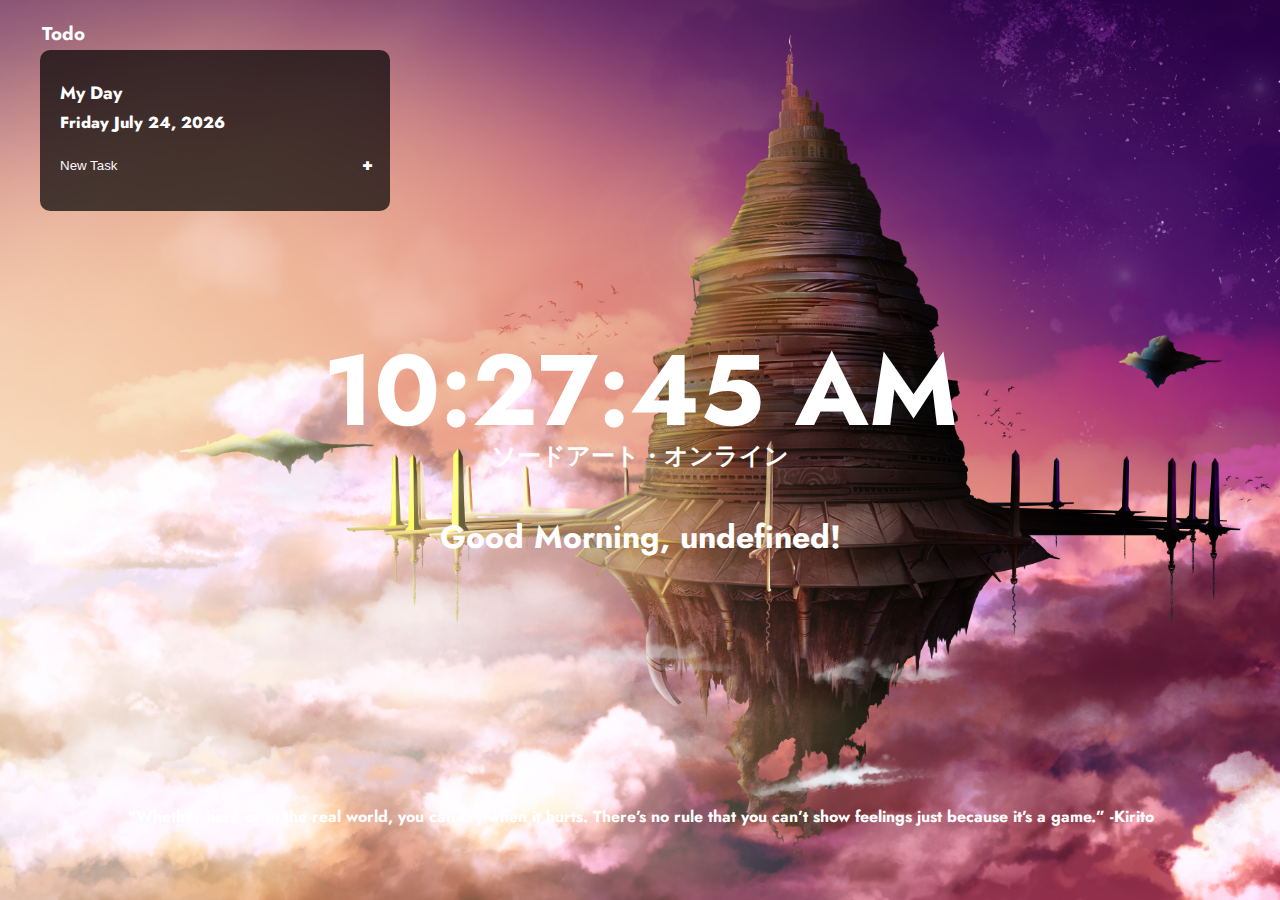
<file: index.html>
<!DOCTYPE html>
<html>
    <head>
        <meta charset="utf-8">
        <meta name="viewport" content="width=device-width">
        <title>Momentum App</title>
        <link href="style.css" rel="stylesheet" type="text/css" />
        <link rel="icon" href="https://images-wixmp-ed30a86b8c4ca887773594c2.wixmp.com/f/92ec30eb-3510-4795-84cf-4311d5c1072e/da5itea-cd680738-f4bb-4732-95d4-c5193e5e639b.png?token=eyJ0eXAiOiJKV1QiLCJhbGciOiJIUzI1NiJ9.[base64].HqumMawB53oq45m2fQSLAhrYTq-TqUEy4MiB9RB1d94">
        <link rel="preconnect" href="https://fonts.googleapis.com">
        <link rel="preconnect" href="https://fonts.gstatic.com" crossorigin>
        <link href="https://fonts.googleapis.com/css2?family=Jost:wght@300&display=swap" rel="stylesheet">
    </head>
    <body onload="realtimeClock2()">
     <div id="wholepage" >
        <div id="centertext">
            <div id="clock"></div>
            <div id="clock2"></div>
            <h2>ソードアート・オンライン</h2>
            <h1 id="maintext">Welcome to ONLINE ART SWORD</h1>
            <h1 id="maintext2" style="visibility: hidden;"></h1>
            <div id="emptydiv">
            </div>
            <button id="backBtn"> <  Back</button>
            <form id="form">
             <input id="inputtext" type="text" placeholder="ENTER YOUR NAME" autofocus required><br><br>
             <button id="submitone">SUBMIT</button>
            </form>
            
            <div id="qoutebox">
               <h5 id="qoutes">“Whether here or in the real world, you can cry when it hurts. There’s no rule that you can’t show feelings just because it’s a game.” -Kirito</h5>
            </div>
        </div>
        <div id="toDo">
            <h3>Todo</h3>
        </div>
        <div id="toDo2">
            <h3>Todo</h3>
        </div>
        <div id="todobox">
            <h5>My Day</h5>
            <span id="day"></span>
            <input id="todoinput" type="text" placeholder="New Task" autofocus><span id="addtask" style="cursor: pointer;">+</span>
            <br>
              <div id="task">
                
              </div>
        </div>
     
     <script src="/script.js"></script>
    </body>
</html>
</file>
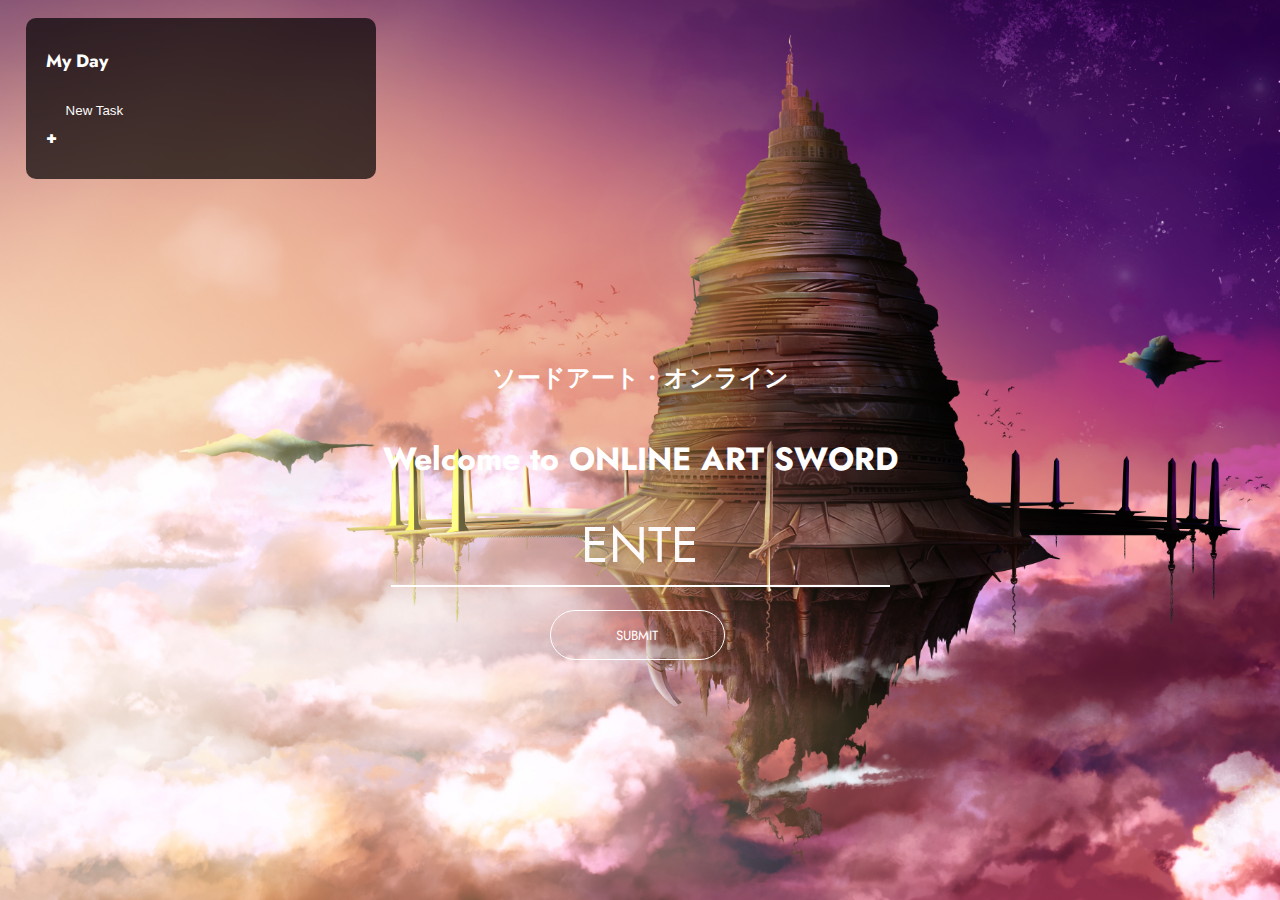
<file: Project 4/index.html>
<!DOCTYPE html>
<html>
    <head>
        <meta charset="utf-8">
        <meta name="viewport" content="width=device-width">
        <title>Momentum App</title>
        <link href="style.css" rel="stylesheet" type="text/css" />
        <link rel="icon" href="https://images-wixmp-ed30a86b8c4ca887773594c2.wixmp.com/f/92ec30eb-3510-4795-84cf-4311d5c1072e/da5itea-cd680738-f4bb-4732-95d4-c5193e5e639b.png?token=eyJ0eXAiOiJKV1QiLCJhbGciOiJIUzI1NiJ9.[base64].HqumMawB53oq45m2fQSLAhrYTq-TqUEy4MiB9RB1d94">
        <link rel="preconnect" href="https://fonts.googleapis.com">
        <link rel="preconnect" href="https://fonts.gstatic.com" crossorigin>
        <link href="https://fonts.googleapis.com/css2?family=Jost:wght@300&display=swap" rel="stylesheet">
    </head>
    <body onload="realtimeClock()">
     <div id="wholepage">
        <div id="centertext">
            <div id="clock"></div>
            <h2>ソードアート・オンライン</h2>
            <h1 id="maintext">Welcome to ONLINE ART SWORD</h1>
            <form id="form">
             <input id="inputtext" type="text" placeholder="ENTER YOUR NAME" autofocus required><br><br>
             <button id="submitone">SUBMIT</button>
            </form>
            <div id="qoutebox">
               <h5 id="qoutes">“Whether here or in the real world, you can cry when it hurts. There’s no rule that you can’t show feelings just because it’s a game.” -Kirito</h5>
            </div>
        </div>
        <div id="todobox">
            <h5>My Day</h5>
            <span id="day"></span>
            <input id="todoinput" type="text" placeholder="New Task" autofocus><span id="addtask" style="cursor: pointer;">+</span>
            <br>
              <div id="task">
              </div>
        </div>
     </div>
     
     <script src="/script.js"></script>
    </body>
</html>
</file>
<file: style.css>
html body {
    margin: 0;
    padding: 0;
    position: relative;
}
#wholepage {
    background: url(/img/1.jpg);
    background-attachment: fixed;
    background-size: cover;
    font-family: 'Jost', sans-serif;
    display: flex;
    align-items: center;
    justify-content: center;
    height: 100vh;
    position: relative;
}
#centertext {
  color: white;
  display: flex;
  align-items: center;
  justify-content: center;
  flex-direction: column;
}
#clock {
    z-index: 1;
    height: 100px;
    font-size: 100px;
    font-weight: bolder;
    visibility: hidden;
    font-family: 'Jost', sans-serif;
    padding-top: 0;
    margin-top: 0;
    cursor: pointer;
}

#clock2 {
    z-index: 1;
    height: 100px;
    font-size: 100px;
    font-weight: bolder;
    font-family: 'Jost', sans-serif;
    padding-top: 0;
    margin-top: 0;
    cursor: pointer;
    display: none;
}

#backBtn {
    position: absolute;
    z-index: 1;
    top: 59%;
    right: 35%;
    height: 35px;
    width: 70px;
    background: transparent;
    color: white;
    outline: none;
    border: white;
    cursor: pointer;
    font-family: 'Jost', sans-serif;
    font-weight: bolder;
    display: none;
}
#emptydiv {
    height: 80px;
    width: 80px;
    position: absolute;
    top: 59%;
    right: 35%;
}

#refresh:hover + img{
    display: block;
}

#backBtn:hover {
    display: block;
}

#emptydiv:hover + #backBtn{
    display: block;
}
#centertext #inputtext {
    width: 495px;
    height: 80px;
    color: white;
    font-family: 'Jost', sans-serif;
    background: transparent;
    font-size: 50px;
    border-top: none;
    border-left: none;
    border-right: none;
    text-align: center;
    border-bottom: 2px solid white;
    outline: none;
}
::placeholder{
    color: rgb(252, 250, 250);
    opacity: 1;
}
#submitone {
    margin-left: 32%;
    width: 35%;
    height: 50px;
    font-family: 'Jost', sans-serif;
    color: white;
    background: transparent;
    border-radius: 25px;
    border: 1px solid white;
    cursor: pointer;
}
#qoutebox {
    position: absolute;
    bottom: 5%;
    font-size: larger;
    visibility: hidden;
}
#todobox {
    background: rgb(2, 1, 1, 0.7);
    height: auto;
    width: 350px;
    position: absolute;
    top: 50px;
    left: 40px;
    color: white;
    border-radius: 10px;
    padding-bottom: 30px;
    /* display: none; */
}
#toDo {
    position: absolute;
    top: 1px;
    left: 42px;
    color: white;
    cursor: pointer;
    display: none;
}
#toDo2 {
    position: absolute;
    top: 1px;
    left: 42px;
    color: white;
    cursor: pointer;
}
#todobox h5 {
    margin-top: 30px;
    margin-bottom: 5px;
    font-weight: 4000;
    font-size: large;
    padding-left: 20px;
}
#todobox span {
    font-weight: 800;
    padding-left: 20px;
}
#todobox #todoinput {
    height: 30px;
    width: 100%;
    max-width: 280px;
    margin-top: 15px;
    outline: none;
    background: transparent;
    border: none;
    color: white;
    padding-left: 20px;
}
#todobox #newtask {
    margin-top: 10px;
    width: 314px;
    height: auto;
    background: rgb(255, 255, 255, 0.2);
    display: flex;
    align-items: flex-start;
    flex-direction: column;
    border-radius: 5px;
    padding-left: 10px;
    margin-left: 13px;
    padding-top: 10px;
    padding-bottom: 10px;
    position: relative;
}

 textarea {
    height: 15px;
    background: transparent;
    color: white;
    font-family: 'Jost', sans-serif;
    border: none;
    resize: none;
    overflow-y: hidden;
    overflow-x: hidden;
    position: absolute;
    outline: none;
}

#newtask .edit {
    height: 13px;
    position: absolute;
    right: 25px;
    cursor: pointer;
    top: 17px;
}
#newtask .delete {
    height: 13px;
    position: absolute;
    right: 8px;
    cursor: pointer;
    top: 17px;
}
.update-controller {
    margin-top: 3px;
    display: none;
}

.update-controller button{
    font-family: 'Jost', sans-serif;
    border-radius: 20px;
    background: rgba(243, 240, 240, 0.2);
    border: none;
    color: aliceblue;
    cursor: pointer;
}

input[type=checkbox]:checked + textarea {
    text-decoration: line-through;
}
</file>
<file: Project 4/style.css>
html body {
    margin: 0;
    padding: 0;
    position: relative;
}
#wholepage {
    background: url(/img/1.jpg);
    background-attachment: fixed;
    background-size: cover;
    font-family: 'Jost', sans-serif;
    display: flex;
    align-items: center;
    justify-content: center;
    height: 100vh;
    position: relative;
}
#centertext {
  color: white;
  display: flex;
  align-items: center;
  justify-content: center;
  flex-direction: column;
}
#clock {
    z-index: 1;
    height: 100px;
    font-size: 100px;
    font-weight: bolder;
    visibility: hidden;
    font-family: 'Jost', sans-serif;
}
#centertext #inputtext {
    width: 495px;
    height: 80px;
    color: white;
    font-family: 'Jost', sans-serif;
    background: transparent;
    font-size: 50px;
    border-top: none;
    border-left: none;
    border-right: none;
    text-align: center;
    border-bottom: 2px solid white;
    outline: none;
}
::placeholder{
    color: rgb(252, 250, 250);
    opacity: 1;
}
#submitone {
    margin-left: 32%;
    width: 35%;
    height: 50px;
    font-family: 'Jost', sans-serif;
    color: white;
    background: transparent;
    border-radius: 25px;
    border: 1px solid white;
    cursor: pointer;
}
#qoutebox {
    position: absolute;
    bottom: 5%;
    font-size: larger;
    visibility: hidden;
}
#todobox {
    background: rgb(2, 1, 1, 0.7);
    height: auto;
    width: 350px;
    position: absolute;
    top: 2%;
    left: 2%;
    color: white;
    border-radius: 10px;
    padding-bottom: 30px;
}
#todobox h5 {
    margin-top: 30px;
    margin-bottom: 5px;
    font-weight: 4000;
    font-size: large;
    padding-left: 20px;
}
#todobox span {
    font-weight: 800;
    padding-left: 20px;
}
#todobox #todoinput {
    height: 30px;
    width: 100%;
    max-width: 280px;
    margin-top: 15px;
    outline: none;
    background: transparent;
    border: none;
    color: white;
    padding-left: 20px;
}
#todobox #newtask {
    margin-top: 10px;
    width: 314px;
    height: 50px;
    background: rgb(255, 255, 255, 0.2);
    display: flex;
    align-items: center;
    border-radius: 5px;
    padding-left: 10px;
    margin-left: 13px;
    position: relative;
}
#newtask .edit {
    height: 13px;
    position: absolute;
    right: 25px;
    cursor: pointer;
}
#newtask .delete {
    height: 13px;
    position: absolute;
    right: 8px;
    cursor: pointer;
}
</file>
